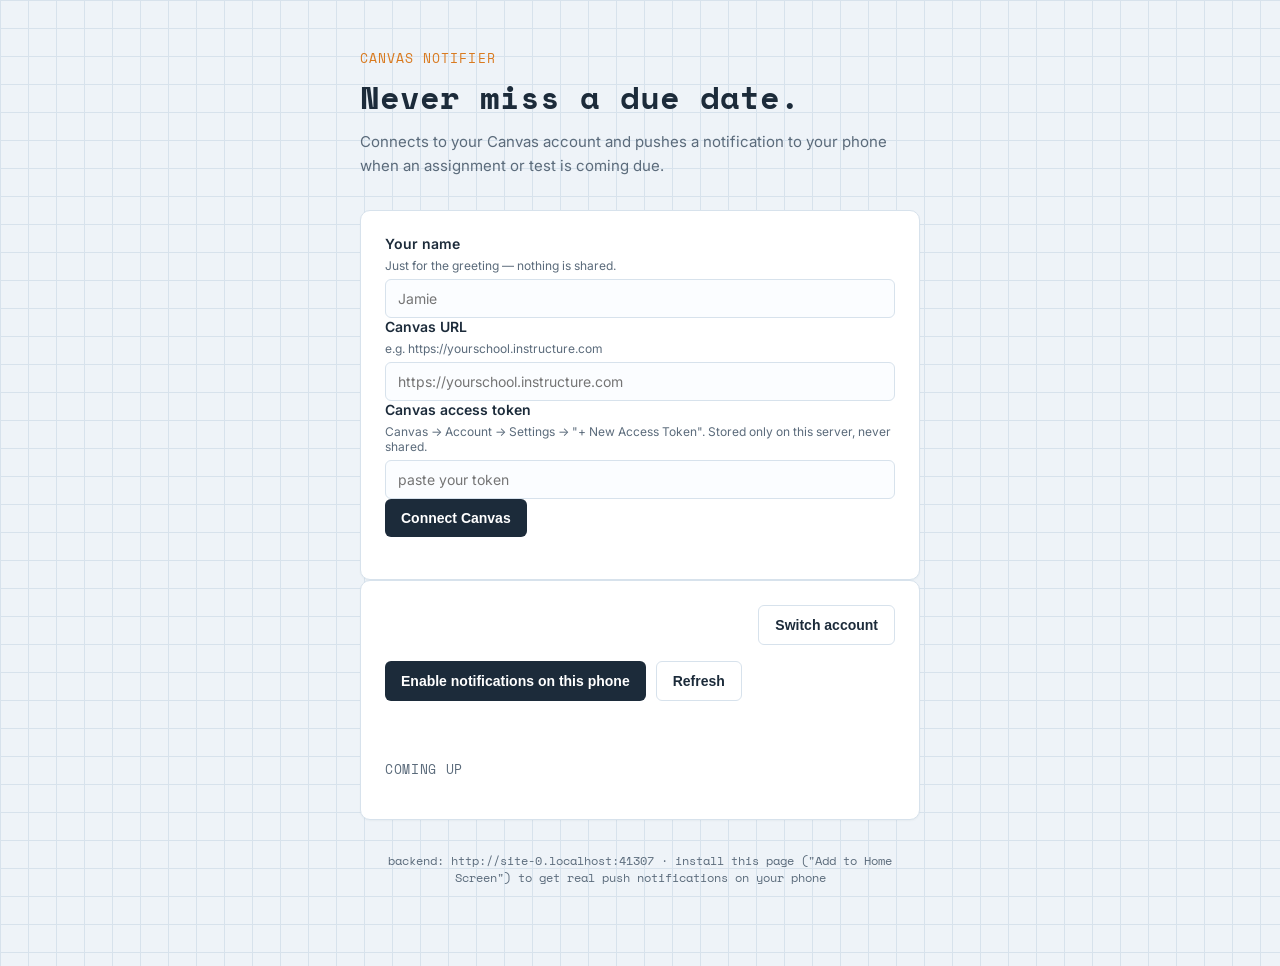
<file: canvas-notifier/frontend/index.html>
<!DOCTYPE html>
<html lang="en">
<head>
<meta charset="UTF-8">
<meta name="viewport" content="width=device-width, initial-scale=1.0">
<title>Canvas Notifier</title>
<link rel="manifest" href="manifest.json">
<link rel="apple-touch-icon" href="icons/apple-touch-icon.png">
<meta name="theme-color" content="#1c2b3a">
<link rel="preconnect" href="https://fonts.googleapis.com">
<link href="https://fonts.googleapis.com/css2?family=Space+Mono:wght@400;700&family=Inter:wght@400;500;600;700&display=swap" rel="stylesheet">
<link rel="stylesheet" href="styles.css">
</head>
<body>

<div class="wrap">

  <header>
    <p class="eyebrow">Canvas Notifier</p>
    <h1>Never miss a due date.</h1>
    <p>Connects to your Canvas account and pushes a notification to your phone when an assignment or test is coming due.</p>
  </header>

  <div class="card" id="setup-card">
    <form id="setup-form">
      <label>
        Your name
        <span class="hint">Just for the greeting — nothing is shared.</span>
        <input type="text" id="name" required placeholder="Jamie">
      </label>
      <label>
        Canvas URL
        <span class="hint">e.g. https://yourschool.instructure.com</span>
        <input type="url" id="canvas-url" required placeholder="https://yourschool.instructure.com">
      </label>
      <label>
        Canvas access token
        <span class="hint">Canvas &rarr; Account &rarr; Settings &rarr; "+ New Access Token". Stored only on this server, never shared.</span>
        <input type="password" id="canvas-token" required placeholder="paste your token">
      </label>
      <button type="submit">Connect Canvas</button>
      <div class="status" id="setup-status"></div>
    </form>
  </div>

  <div class="card" id="dashboard-card" hidden>
    <div class="row" style="justify-content: space-between; align-items: center;">
      <p id="greeting" style="margin:0; font-weight:600;"></p>
      <button class="secondary" id="switch-user">Switch account</button>
    </div>

    <div class="row">
      <button id="enable-notifications">Enable notifications on this phone</button>
      <button class="secondary" id="refresh-list">Refresh</button>
    </div>
    <div class="status" id="notif-status"></div>

    <p class="section-title">Coming up</p>
    <ul id="assignment-list"></ul>
  </div>

  <footer>
    backend: <span id="backend-url-label"></span> &middot;
    install this page ("Add to Home Screen") to get real push notifications on your phone
  </footer>

</div>

<script src="config.js"></script>
<script src="app.js"></script>
<script>
  document.getElementById("backend-url-label").textContent = window.CANVAS_NOTIFIER_BACKEND_URL || window.location.origin;
  if ("serviceWorker" in navigator) {
    navigator.serviceWorker.register("sw.js").catch(() => {});
  }
</script>

</body>
</html>
</file>
<file: canvas-notifier/frontend/styles.css>
:root {
  --bg: #eef3f8;
  --grid-line: #d7e2ec;
  --card: #ffffff;
  --ink: #1c2b3a;
  --ink-soft: #5b6b7b;
  --amber: #f2994a;
  --amber-deep: #d97a1f;
  --green: #2f9e6e;
  --green-bg: #e6f6ee;
  --red: #d4533f;
  --red-bg: #fbeae6;
  --border: #d7e2ec;
}

* { box-sizing: border-box; }

body {
  margin: 0;
  background-color: var(--bg);
  background-image:
    linear-gradient(var(--grid-line) 1px, transparent 1px),
    linear-gradient(90deg, var(--grid-line) 1px, transparent 1px);
  background-size: 28px 28px;
  color: var(--ink);
  font-family: 'Inter', sans-serif;
  padding: 48px 20px 80px;
}

.wrap {
  max-width: 560px;
  margin: 0 auto;
}

header {
  margin-bottom: 32px;
}

.eyebrow {
  font-family: 'Space Mono', monospace;
  font-size: 13px;
  letter-spacing: 0.08em;
  text-transform: uppercase;
  color: var(--amber-deep);
  margin: 0 0 10px;
}

h1 {
  font-family: 'Space Mono', monospace;
  font-size: 32px;
  line-height: 1.15;
  margin: 0 0 14px;
}

header p {
  color: var(--ink-soft);
  font-size: 15px;
  line-height: 1.6;
  margin: 0;
}

.card {
  background: var(--card);
  border: 1px solid var(--border);
  border-radius: 10px;
  padding: 24px;
  display: flex;
  flex-direction: column;
  gap: 16px;
  box-shadow: 0 1px 2px rgba(28, 43, 58, 0.04);
}

label {
  display: flex;
  flex-direction: column;
  gap: 6px;
  font-size: 14px;
  font-weight: 600;
}

label .hint {
  font-weight: 400;
  font-size: 12px;
  color: var(--ink-soft);
}

input[type="text"], input[type="url"], input[type="password"] {
  padding: 10px 12px;
  border: 1px solid var(--border);
  border-radius: 6px;
  font-size: 14px;
  font-family: 'Inter', sans-serif;
  background: #fbfdff;
}

input:focus, button:focus {
  outline: 2px solid var(--amber);
  outline-offset: 1px;
}

button {
  padding: 11px 16px;
  border: none;
  border-radius: 6px;
  background: var(--ink);
  color: white;
  font-weight: 600;
  font-size: 14px;
  cursor: pointer;
}

button:hover {
  background: #314556;
}

button.secondary {
  background: var(--card);
  color: var(--ink);
  border: 1px solid var(--border);
}

button.secondary:hover {
  background: #f2f6fa;
}

.status {
  font-size: 13px;
  min-height: 18px;
}

.status.ok { color: var(--green); }
.status.error { color: var(--red); }

.row {
  display: flex;
  gap: 10px;
  flex-wrap: wrap;
}

.section-title {
  font-family: 'Space Mono', monospace;
  font-size: 13px;
  text-transform: uppercase;
  letter-spacing: 0.05em;
  color: var(--ink-soft);
  margin: 8px 0 0;
}

ul#assignment-list {
  list-style: none;
  margin: 0;
  padding: 0;
  display: flex;
  flex-direction: column;
  gap: 8px;
}

.item {
  display: grid;
  grid-template-columns: auto 1fr auto;
  grid-template-areas:
    "kind name name"
    "kind course due";
  gap: 2px 10px;
  padding: 12px;
  border: 1px solid var(--border);
  border-radius: 8px;
  align-items: center;
}

.item-kind {
  grid-area: kind;
  font-family: 'Space Mono', monospace;
  font-size: 10px;
  text-transform: uppercase;
  padding: 4px 8px;
  border-radius: 100px;
  background: var(--gray-bg, #eef0f2);
  color: var(--ink-soft);
  align-self: start;
}

.item.test .item-kind {
  background: var(--red-bg);
  color: var(--red);
}

.item.assignment .item-kind {
  background: var(--green-bg);
  color: var(--green);
}

.item-name {
  grid-area: name;
  font-weight: 600;
  font-size: 14px;
}

.item-course {
  grid-area: course;
  font-size: 12px;
  color: var(--ink-soft);
}

.item-due {
  grid-area: due;
  font-family: 'Space Mono', monospace;
  font-size: 12px;
  color: var(--ink-soft);
  text-align: right;
}

.empty {
  list-style: none;
  padding: 16px;
  text-align: center;
  color: var(--ink-soft);
  font-size: 14px;
}

.empty.error { color: var(--red); }

footer {
  margin-top: 32px;
  font-family: 'Space Mono', monospace;
  font-size: 12px;
  color: var(--ink-soft);
  text-align: center;
}
</file>
